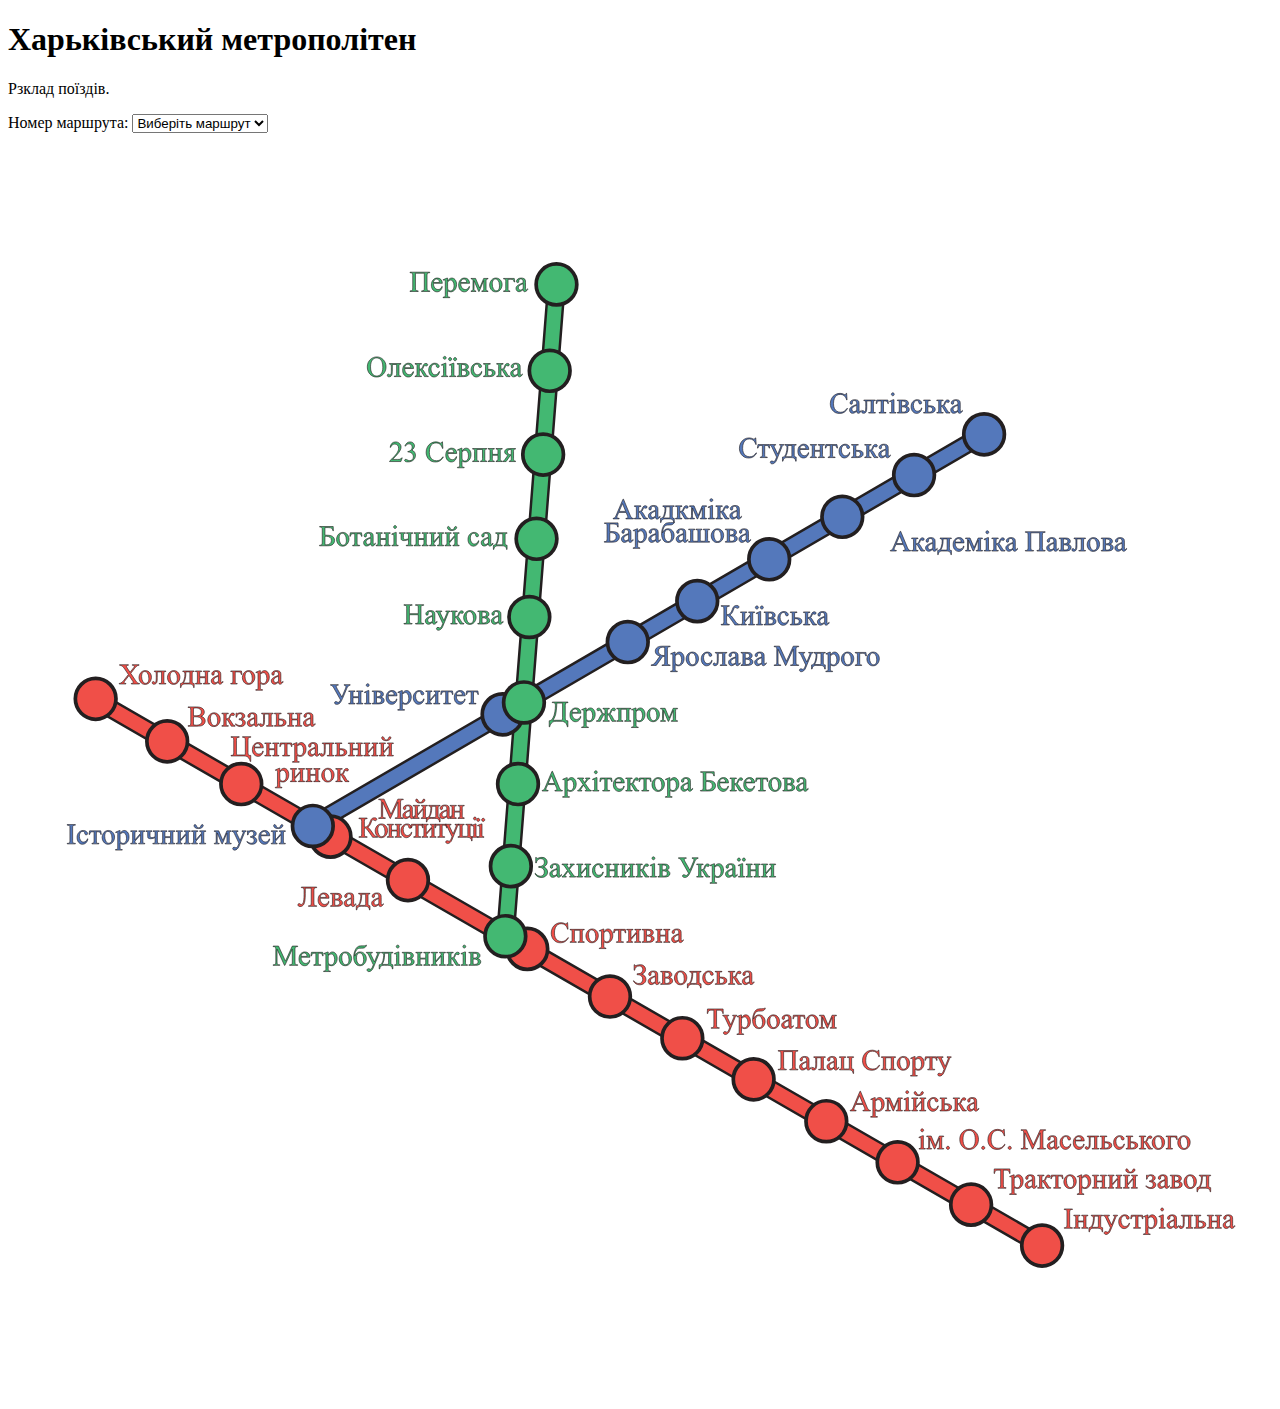
<file: metro_php/index.html>
<!DOCTYPE html>
<html lang="en">
<head>
    <meta charset="UTF-8">
    <meta name="viewport" content="width=device-width, initial-scale=1.0">
    <title>MetroIT</title>
    <!-- Подключение CSS -->
    <link rel="stylesheet" href="./css/popup.css">
</head>
<body>
    <h1>Харьківський метрополітен</h1>
    <p id="message">Рзклад поїздів.</p>

    <div>
    <label for="RouteOption">Номер маршрута:</label>
    <select id="RouteSelection">
        <option value="-1" disabled selected>Виберіть маршрут</option>
    </select>
    </div>
    <div id="PageOptions" hidden>
        <label for="PageOptions">Номер сторінки:</label>
        <select id="PageSelection">
            <option value="" disabled selected>Виберіть строрінку</option>
        </select>    
    </div>

    <table id="scheduleTable">

    </table>

    <div id="schemaContainer">
    </div>

    <div id="popupDisplay" style="display: none;"></div>

    <!-- Подключение внешнего JavaScript-файла -->
    <script type="module" src="script/metro.js"></script>
</body>
</html>
</file>
<file: metro_php/css/popup.css>
#popupDisplay {
    position: fixed; /* Контейнер фиксирован на экране */
    top: 50%; /* Отцентрирован по вертикали */
    left: 50%; /* Отцентрирован по горизонтали */
    transform: translate(-50%, -50%); /* Центрирование с помощью смещения */
    background: white; /* Фон контейнера */
    padding: 20px; /* Внутренний отступ */
    border-radius: 10px; /* Скругленные углы */
    box-shadow: 0 4px 10px rgba(0, 0, 0, 0.3); /* Тень */
    z-index: 1000; /* Поверх других элементов */
    display: none; /* Скрыт по умолчанию */
    max-width: 90%; /* Ограничение по ширине */
    max-height: 90%; /* Ограничение по высоте */
    overflow: auto; /* Добавление прокрутки, если форма слишком большая */
  }
</file>
